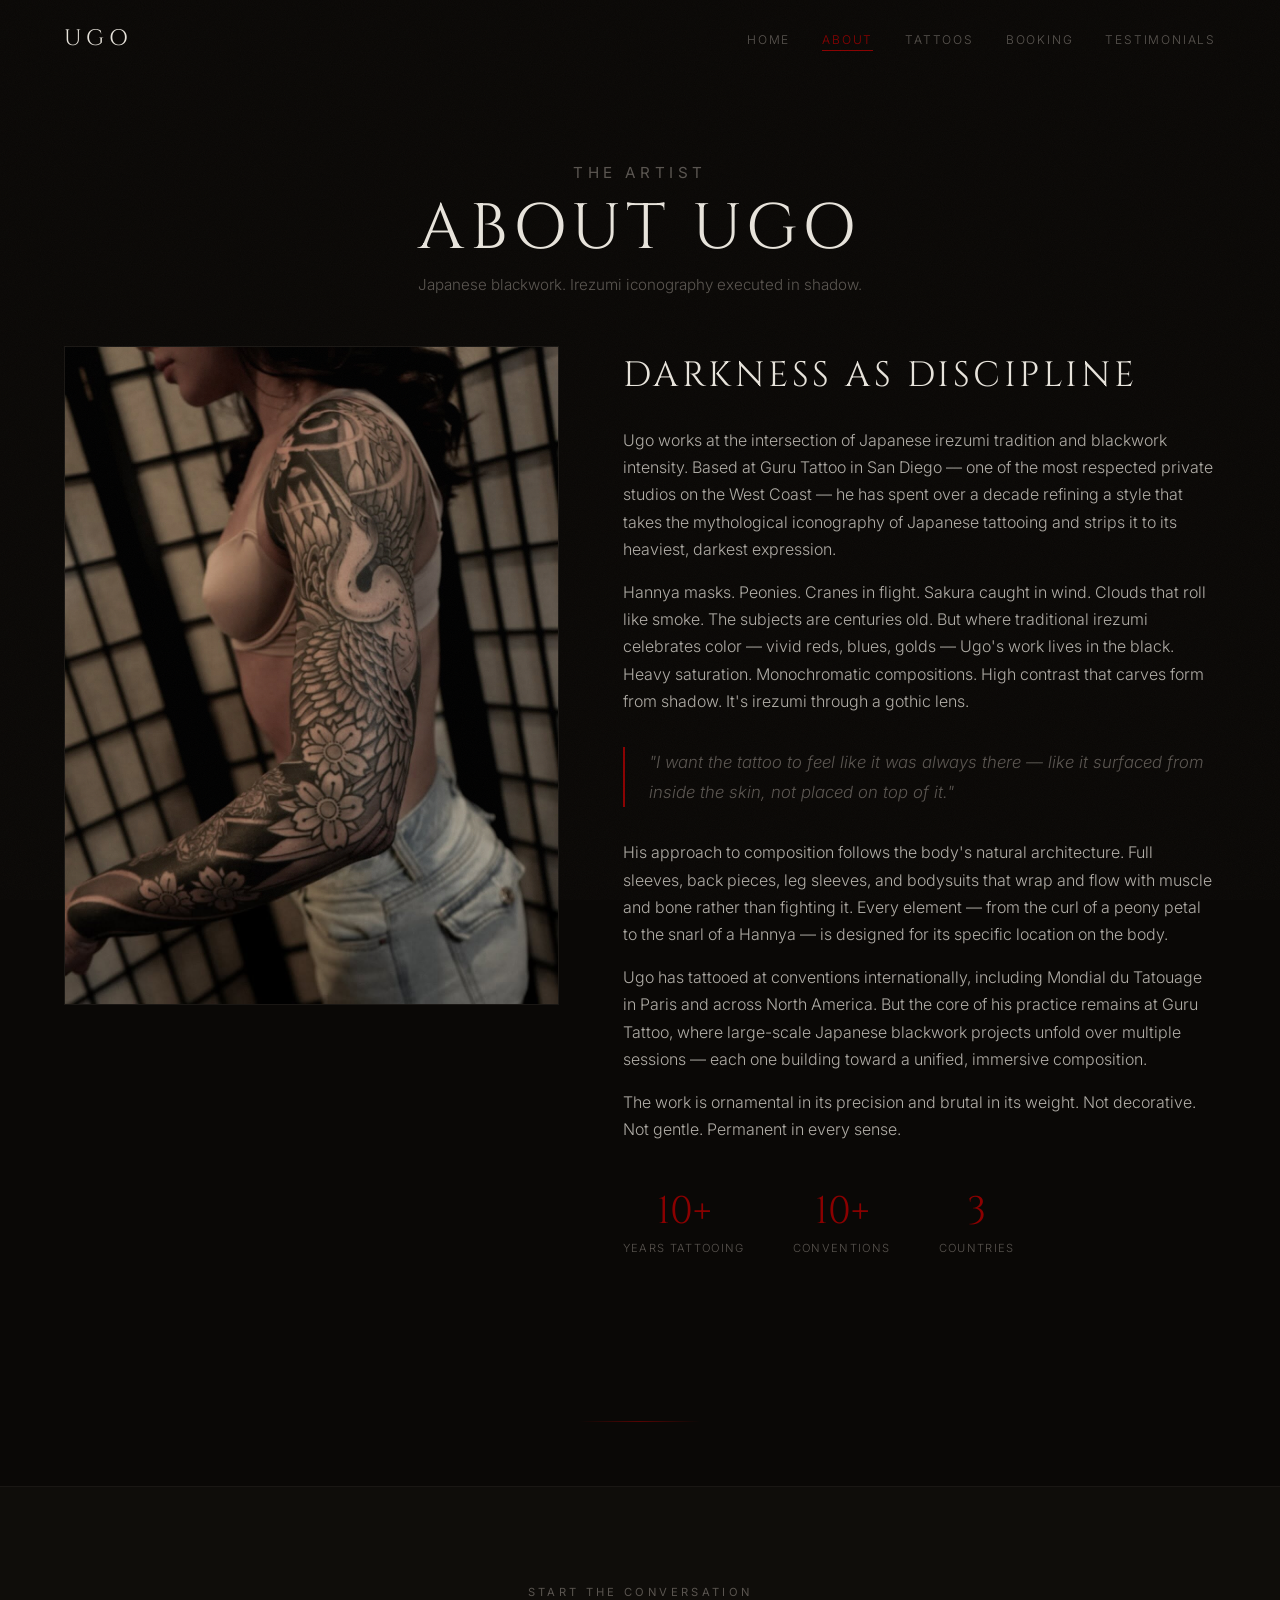
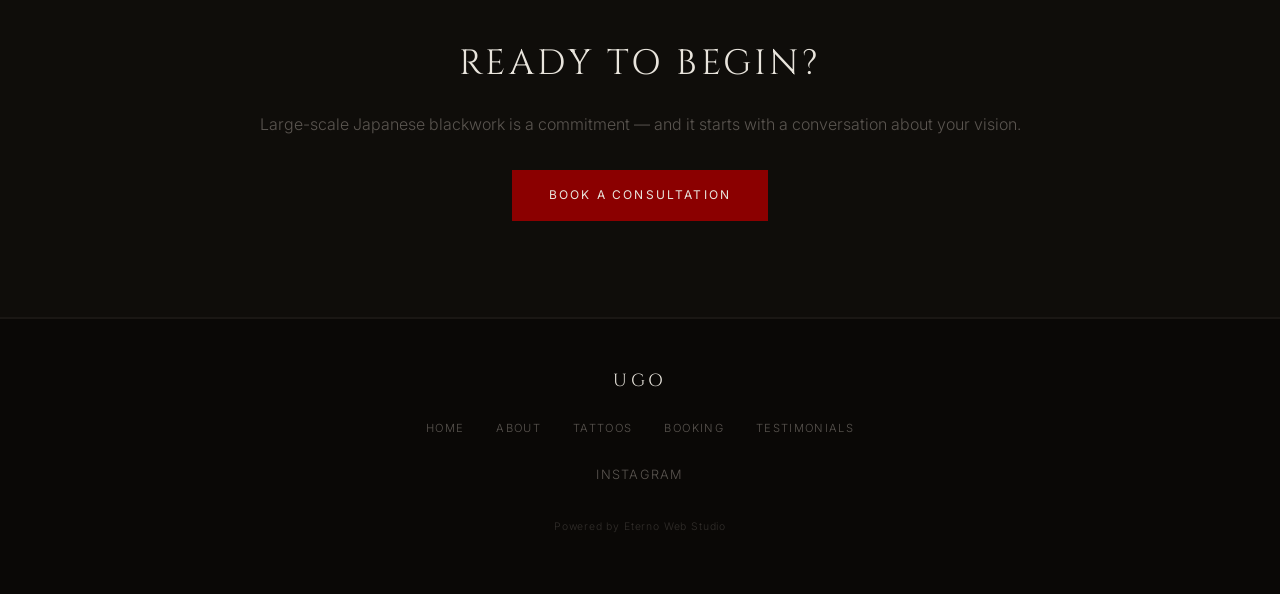
<file: about.html>
<!DOCTYPE html>
<html lang="en">
<head>
  <meta charset="UTF-8">
  <meta name="viewport" content="width=device-width, initial-scale=1.0">
  <title>About Ugo — Japanese Blackwork Tattoo Artist</title>
  <meta name="description" content="Ugo is a Japanese blackwork tattoo artist at Guru Tattoo in San Diego. Over a decade of heavy black irezumi — Hannya masks, peonies, cranes, and full-scale compositions in monochromatic intensity.">
  <link rel="preconnect" href="https://fonts.googleapis.com">
  <link rel="preconnect" href="https://fonts.gstatic.com" crossorigin>
  <link href="https://fonts.googleapis.com/css2?family=Cinzel:wght@400;600&family=Inter:wght@300;400&display=swap" rel="stylesheet">
  <link rel="stylesheet" href="css/style.css">
</head>
<body>

  <!-- Nav -->
  <nav class="nav">
    <div class="container">
      <a href="index.html" class="nav-logo">Ugo</a>
      <button class="nav-toggle" aria-label="Menu">
        <span></span><span></span><span></span>
      </button>
      <ul class="nav-links">
        <li><a href="index.html">Home</a></li>
        <li><a href="about.html" class="active">About</a></li>
        <li><a href="tattoos.html">Tattoos</a></li>
        <li><a href="booking.html">Booking</a></li>
        <li><a href="testimonials.html">Testimonials</a></li>
      </ul>
    </div>
  </nav>

  <!-- Page Header -->
  <div class="page-header">
    <p class="section-label">The Artist</p>
    <h1>About Ugo</h1>
    <p>Japanese blackwork. Irezumi iconography executed in shadow.</p>
  </div>

  <!-- About Content -->
  <section style="padding-top:0;">
    <div class="container about-grid fade-up">
      <img src="img/photo_05.jpg" alt="Ugo — Tattoo Artist" class="about-portrait">
      <div class="about-text">
        <h2>Darkness as Discipline</h2>
        <p>Ugo works at the intersection of Japanese irezumi tradition and blackwork intensity. Based at Guru Tattoo in San Diego — one of the most respected private studios on the West Coast — he has spent over a decade refining a style that takes the mythological iconography of Japanese tattooing and strips it to its heaviest, darkest expression.</p>

        <p>Hannya masks. Peonies. Cranes in flight. Sakura caught in wind. Clouds that roll like smoke. The subjects are centuries old. But where traditional irezumi celebrates color — vivid reds, blues, golds — Ugo's work lives in the black. Heavy saturation. Monochromatic compositions. High contrast that carves form from shadow. It's irezumi through a gothic lens.</p>

        <blockquote>"I want the tattoo to feel like it was always there — like it surfaced from inside the skin, not placed on top of it."</blockquote>

        <p>His approach to composition follows the body's natural architecture. Full sleeves, back pieces, leg sleeves, and bodysuits that wrap and flow with muscle and bone rather than fighting it. Every element — from the curl of a peony petal to the snarl of a Hannya — is designed for its specific location on the body.</p>

        <p>Ugo has tattooed at conventions internationally, including Mondial du Tatouage in Paris and across North America. But the core of his practice remains at Guru Tattoo, where large-scale Japanese blackwork projects unfold over multiple sessions — each one building toward a unified, immersive composition.</p>

        <p>The work is ornamental in its precision and brutal in its weight. Not decorative. Not gentle. Permanent in every sense.</p>

        <div class="stats-row">
          <div class="stat">
            <span class="stat-num">10+</span>
            <span class="stat-label">Years Tattooing</span>
          </div>
          <div class="stat">
            <span class="stat-num">10+</span>
            <span class="stat-label">Conventions</span>
          </div>
          <div class="stat">
            <span class="stat-num">3</span>
            <span class="stat-label">Countries</span>
          </div>
        </div>
      </div>
    </div>
  </section>

  <div class="divider-wide"></div>

  <!-- CTA -->
  <section class="cta-band fade-up">
    <div class="container text-center">
      <p class="section-label">Start the Conversation</p>
      <h2>Ready to Begin?</h2>
      <p>Large-scale Japanese blackwork is a commitment — and it starts with a conversation about your vision.</p>
      <a href="booking.html" class="btn-solid btn">Book a Consultation</a>
    </div>
  </section>

  <!-- Footer -->
  <footer class="footer">
    <div class="container">
      <div class="footer-logo">Ugo</div>
      <ul class="footer-links">
        <li><a href="index.html">Home</a></li>
        <li><a href="about.html">About</a></li>
        <li><a href="tattoos.html">Tattoos</a></li>
        <li><a href="booking.html">Booking</a></li>
        <li><a href="testimonials.html">Testimonials</a></li>
      </ul>
      <div class="footer-social">
        <a href="https://instagram.com/el_ugo" target="_blank" rel="noopener">Instagram</a>
      </div>
      <p class="footer-credit">Powered by <a href="https://eternowebstudio.com" target="_blank" rel="noopener">Eterno Web Studio</a></p>
    </div>
  </footer>

  <script src="js/main.js"></script>
</body>
</html>
</file>
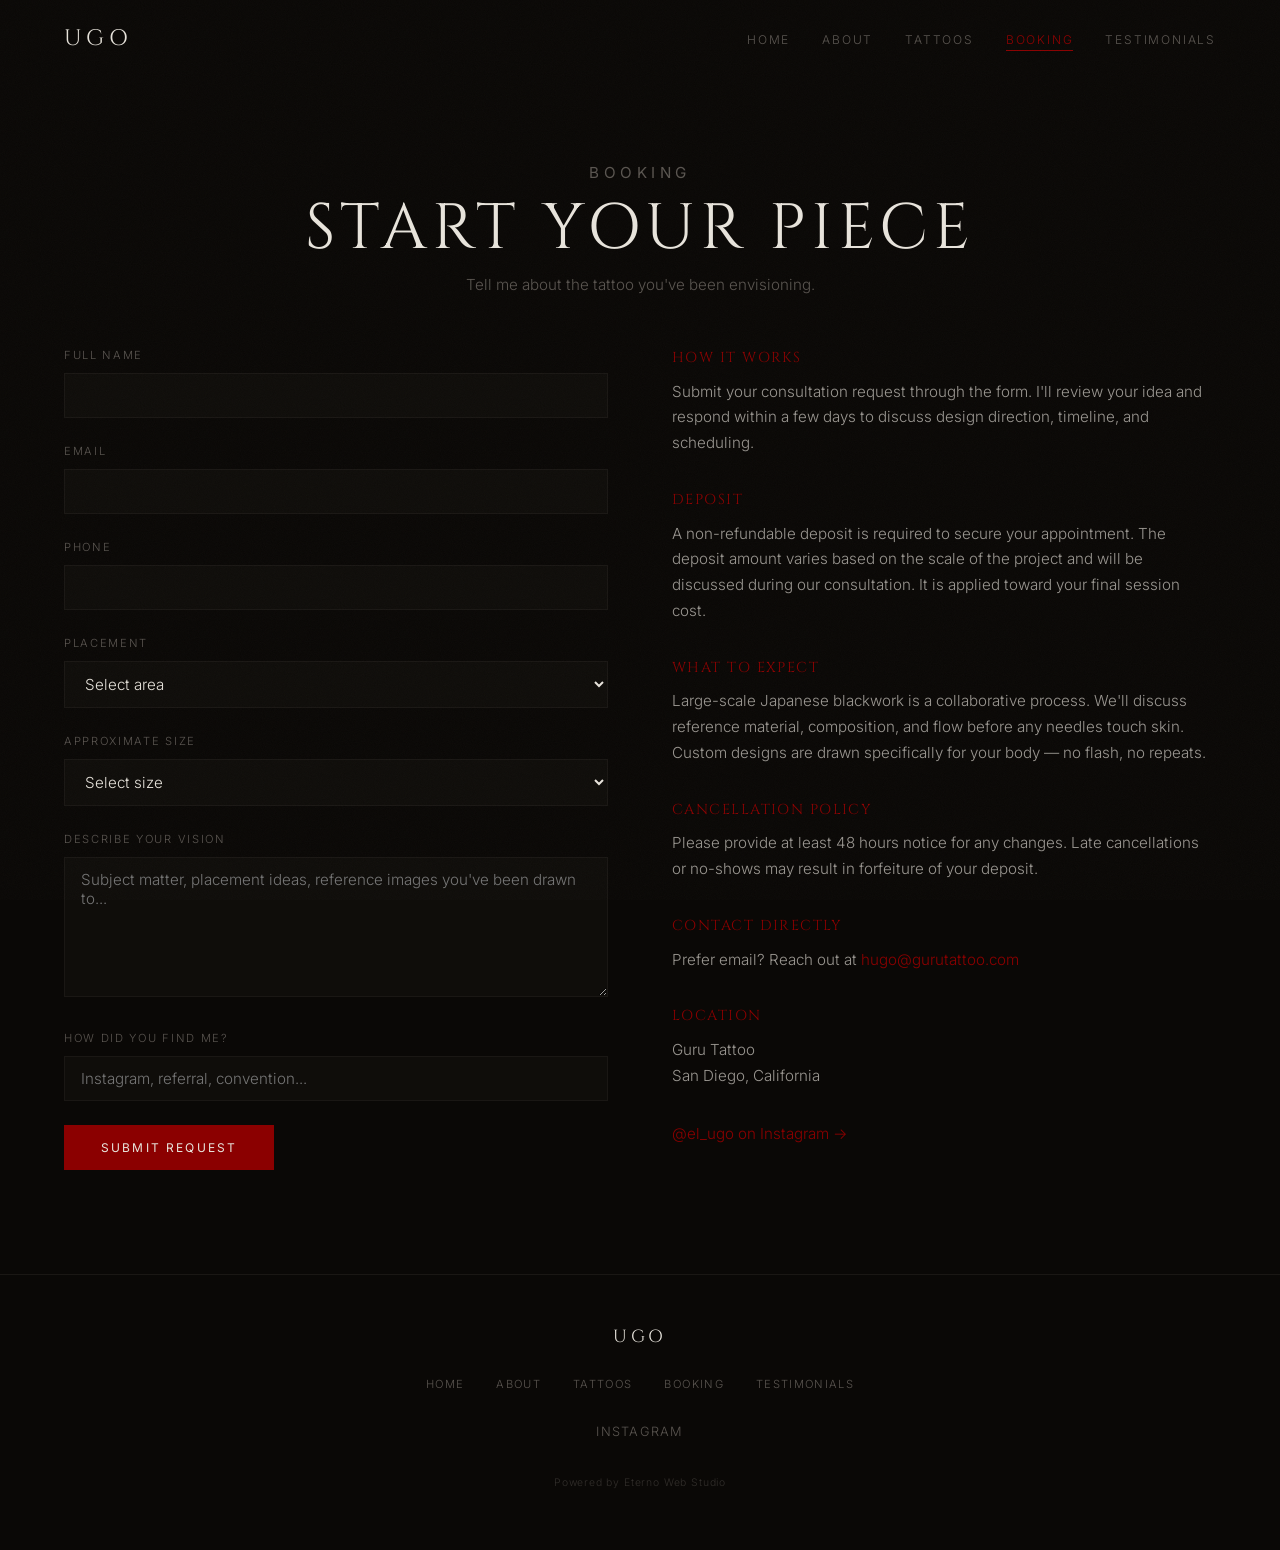
<file: booking.html>
<!DOCTYPE html>
<html lang="en">
<head>
  <meta charset="UTF-8">
  <meta name="viewport" content="width=device-width, initial-scale=1.0">
  <title>Book a Tattoo — Ugo | Guru Tattoo, San Diego</title>
  <meta name="description" content="Request a tattoo consultation with Ugo at Guru Tattoo in San Diego. Japanese blackwork — Hannya masks, peonies, cranes, full sleeves, and back pieces.">
  <link rel="preconnect" href="https://fonts.googleapis.com">
  <link rel="preconnect" href="https://fonts.gstatic.com" crossorigin>
  <link href="https://fonts.googleapis.com/css2?family=Cinzel:wght@400;600&family=Inter:wght@300;400&display=swap" rel="stylesheet">
  <link rel="stylesheet" href="css/style.css">
</head>
<body>

  <!-- Nav -->
  <nav class="nav">
    <div class="container">
      <a href="index.html" class="nav-logo">Ugo</a>
      <button class="nav-toggle" aria-label="Menu">
        <span></span><span></span><span></span>
      </button>
      <ul class="nav-links">
        <li><a href="index.html">Home</a></li>
        <li><a href="about.html">About</a></li>
        <li><a href="tattoos.html">Tattoos</a></li>
        <li><a href="booking.html" class="active">Booking</a></li>
        <li><a href="testimonials.html">Testimonials</a></li>
      </ul>
    </div>
  </nav>

  <!-- Page Header -->
  <div class="page-header">
    <p class="section-label">Booking</p>
    <h1>Start Your Piece</h1>
    <p>Tell me about the tattoo you've been envisioning.</p>
  </div>

  <!-- Booking Content -->
  <section style="padding-top:0;">
    <div class="container booking-grid fade-up">
      <div>
        <form action="https://formspree.io/f/placeholder" method="POST">
          <div class="form-group">
            <label for="name">Full Name</label>
            <input type="text" id="name" name="name" required>
          </div>
          <div class="form-group">
            <label for="email">Email</label>
            <input type="email" id="email" name="email" required>
          </div>
          <div class="form-group">
            <label for="phone">Phone</label>
            <input type="tel" id="phone" name="phone">
          </div>
          <div class="form-group">
            <label for="placement">Placement</label>
            <select id="placement" name="placement">
              <option value="">Select area</option>
              <option>Full Sleeve</option>
              <option>Half Sleeve</option>
              <option>Back Piece</option>
              <option>Leg Sleeve</option>
              <option>Chest</option>
              <option>Ribs / Side</option>
              <option>Other</option>
            </select>
          </div>
          <div class="form-group">
            <label for="size">Approximate Size</label>
            <select id="size" name="size">
              <option value="">Select size</option>
              <option>Small (2-4 hours)</option>
              <option>Medium (4-8 hours)</option>
              <option>Large (multiple sessions)</option>
              <option>Full sleeve / back piece</option>
            </select>
          </div>
          <div class="form-group">
            <label for="description">Describe Your Vision</label>
            <textarea id="description" name="description" placeholder="Subject matter, placement ideas, reference images you've been drawn to..." required></textarea>
          </div>
          <div class="form-group">
            <label for="referral">How did you find me?</label>
            <input type="text" id="referral" name="referral" placeholder="Instagram, referral, convention...">
          </div>
          <button type="submit" class="btn btn-solid">Submit Request</button>
        </form>
      </div>
      <div class="booking-info">
        <h3>How It Works</h3>
        <p>Submit your consultation request through the form. I'll review your idea and respond within a few days to discuss design direction, timeline, and scheduling.</p>

        <h3>Deposit</h3>
        <p>A non-refundable deposit is required to secure your appointment. The deposit amount varies based on the scale of the project and will be discussed during our consultation. It is applied toward your final session cost.</p>

        <h3>What to Expect</h3>
        <p>Large-scale Japanese blackwork is a collaborative process. We'll discuss reference material, composition, and flow before any needles touch skin. Custom designs are drawn specifically for your body — no flash, no repeats.</p>

        <h3>Cancellation Policy</h3>
        <p>Please provide at least 48 hours notice for any changes. Late cancellations or no-shows may result in forfeiture of your deposit.</p>

        <h3>Contact Directly</h3>
        <p>Prefer email? Reach out at <a href="mailto:hugo@gurutattoo.com">hugo@gurutattoo.com</a></p>

        <h3>Location</h3>
        <p>Guru Tattoo<br>San Diego, California</p>
        <p style="margin-top:1rem;"><a href="https://instagram.com/el_ugo" target="_blank" rel="noopener" style="color:var(--accent);">@el_ugo on Instagram →</a></p>
      </div>
    </div>
  </section>

  <!-- Footer -->
  <footer class="footer">
    <div class="container">
      <div class="footer-logo">Ugo</div>
      <ul class="footer-links">
        <li><a href="index.html">Home</a></li>
        <li><a href="about.html">About</a></li>
        <li><a href="tattoos.html">Tattoos</a></li>
        <li><a href="booking.html">Booking</a></li>
        <li><a href="testimonials.html">Testimonials</a></li>
      </ul>
      <div class="footer-social">
        <a href="https://instagram.com/el_ugo" target="_blank" rel="noopener">Instagram</a>
      </div>
      <p class="footer-credit">Powered by <a href="https://eternowebstudio.com" target="_blank" rel="noopener">Eterno Web Studio</a></p>
    </div>
  </footer>

  <script src="js/main.js"></script>
</body>
</html>
</file>
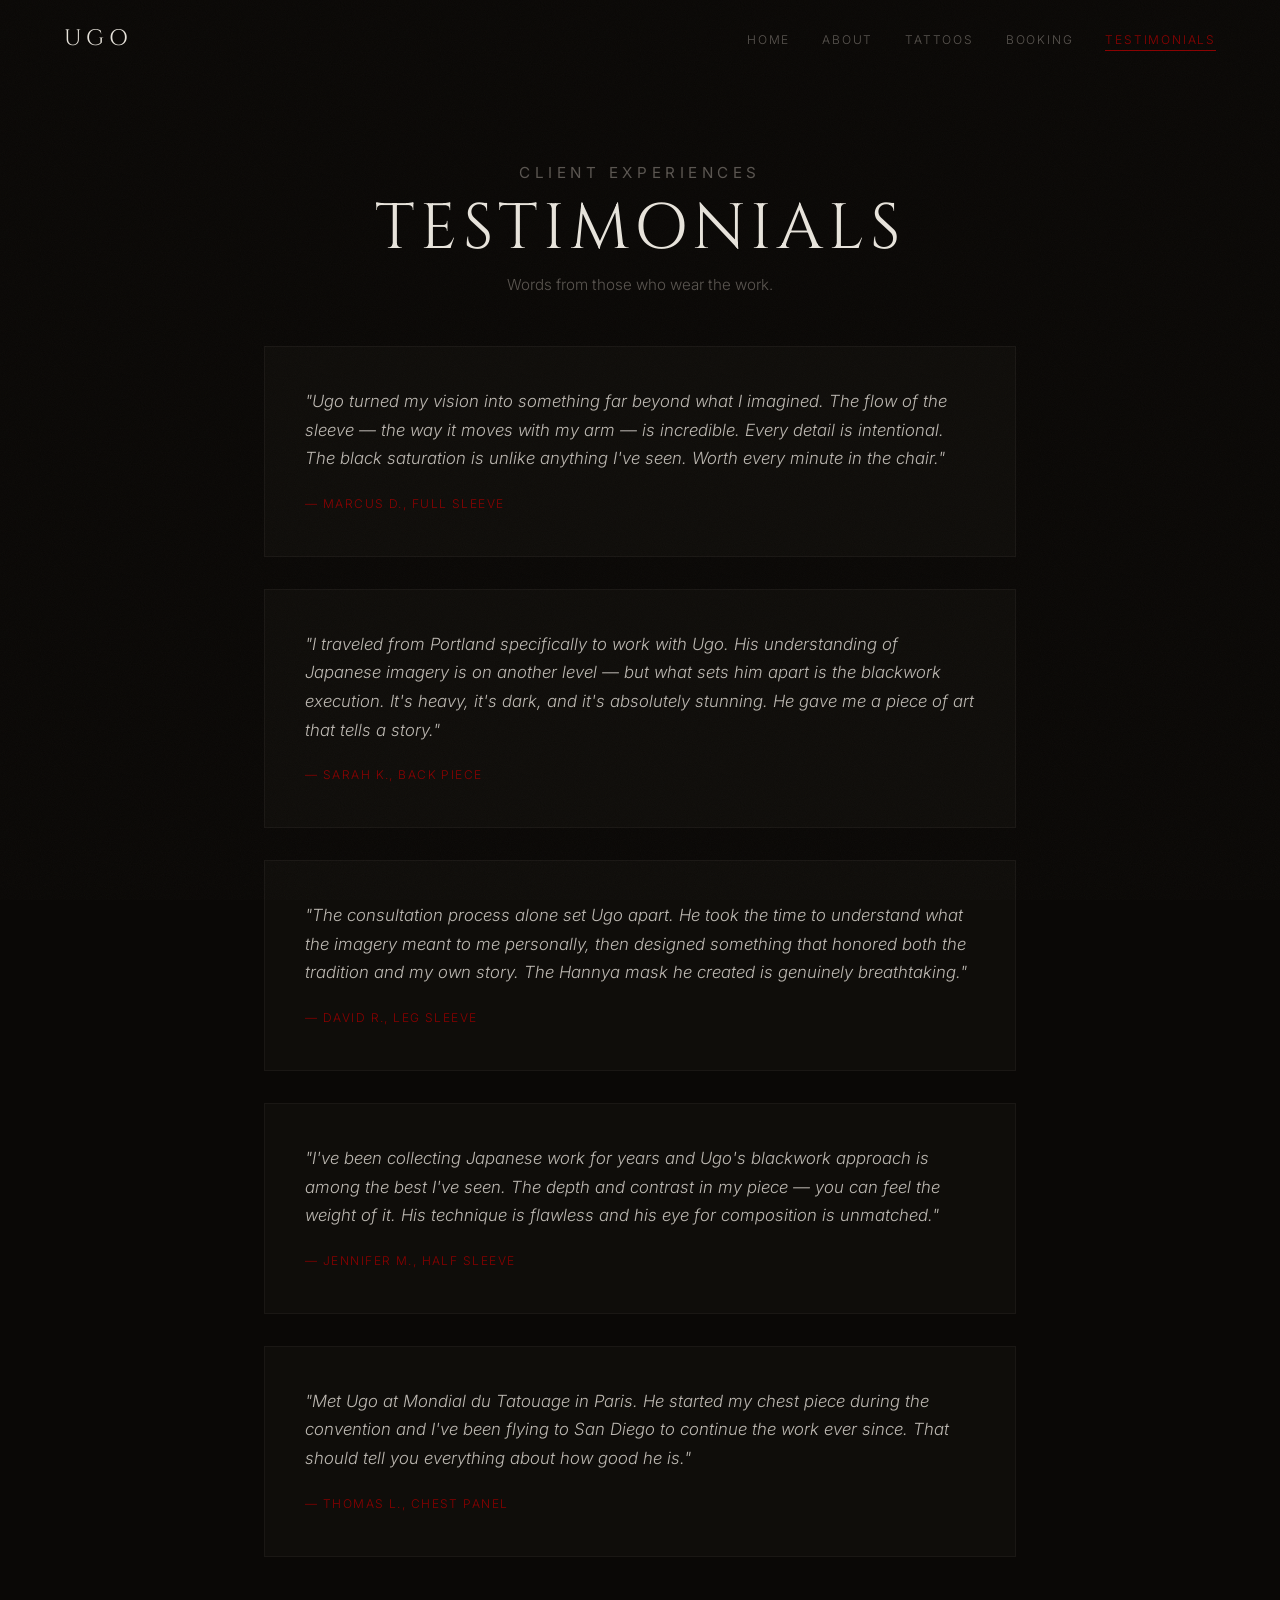
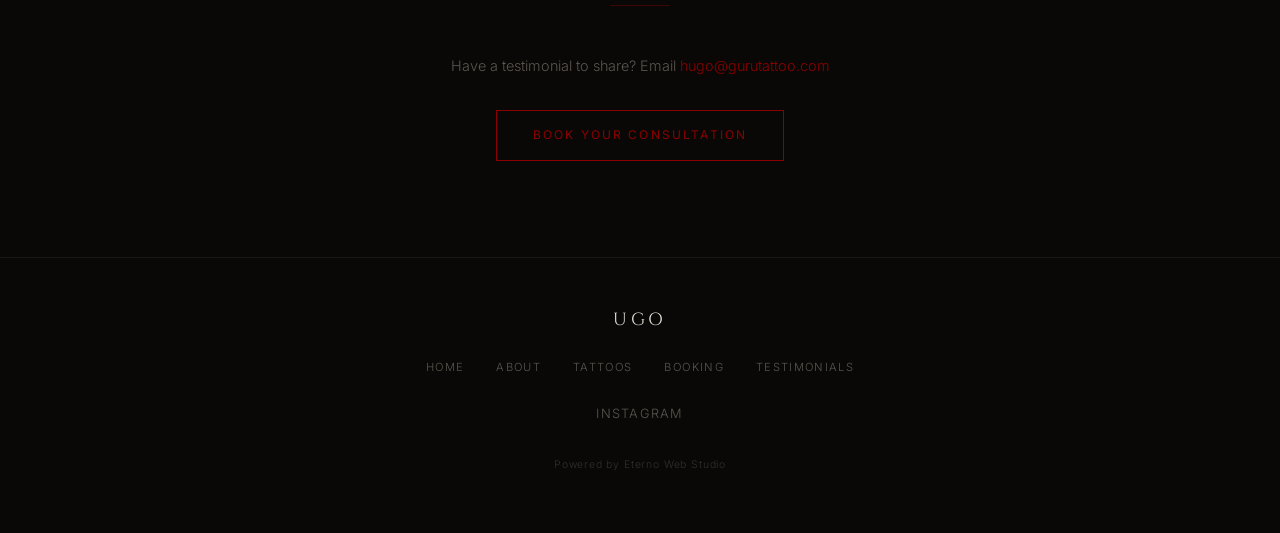
<file: testimonials.html>
<!DOCTYPE html>
<html lang="en">
<head>
  <meta charset="UTF-8">
  <meta name="viewport" content="width=device-width, initial-scale=1.0">
  <title>Testimonials — Ugo | Guru Tattoo, San Diego</title>
  <meta name="description" content="Read what clients say about their tattoo experience with Ugo at Guru Tattoo in San Diego.">
  <link rel="preconnect" href="https://fonts.googleapis.com">
  <link rel="preconnect" href="https://fonts.gstatic.com" crossorigin>
  <link href="https://fonts.googleapis.com/css2?family=Cinzel:wght@400;600&family=Inter:wght@300;400&display=swap" rel="stylesheet">
  <link rel="stylesheet" href="css/style.css">
</head>
<body>

  <!-- Nav -->
  <nav class="nav">
    <div class="container">
      <a href="index.html" class="nav-logo">Ugo</a>
      <button class="nav-toggle" aria-label="Menu">
        <span></span><span></span><span></span>
      </button>
      <ul class="nav-links">
        <li><a href="index.html">Home</a></li>
        <li><a href="about.html">About</a></li>
        <li><a href="tattoos.html">Tattoos</a></li>
        <li><a href="booking.html">Booking</a></li>
        <li><a href="testimonials.html" class="active">Testimonials</a></li>
      </ul>
    </div>
  </nav>

  <!-- Page Header -->
  <div class="page-header">
    <p class="section-label">Client Experiences</p>
    <h1>Testimonials</h1>
    <p>Words from those who wear the work.</p>
  </div>

  <!-- Testimonials -->
  <section style="padding-top:0;">
    <div class="container-narrow">
      <div class="testimonial-card fade-up">
        <p>"Ugo turned my vision into something far beyond what I imagined. The flow of the sleeve — the way it moves with my arm — is incredible. Every detail is intentional. The black saturation is unlike anything I've seen. Worth every minute in the chair."</p>
        <span class="author">— Marcus D., Full Sleeve</span>
      </div>

      <div class="testimonial-card fade-up">
        <p>"I traveled from Portland specifically to work with Ugo. His understanding of Japanese imagery is on another level — but what sets him apart is the blackwork execution. It's heavy, it's dark, and it's absolutely stunning. He gave me a piece of art that tells a story."</p>
        <span class="author">— Sarah K., Back Piece</span>
      </div>

      <div class="testimonial-card fade-up">
        <p>"The consultation process alone set Ugo apart. He took the time to understand what the imagery meant to me personally, then designed something that honored both the tradition and my own story. The Hannya mask he created is genuinely breathtaking."</p>
        <span class="author">— David R., Leg Sleeve</span>
      </div>

      <div class="testimonial-card fade-up">
        <p>"I've been collecting Japanese work for years and Ugo's blackwork approach is among the best I've seen. The depth and contrast in my piece — you can feel the weight of it. His technique is flawless and his eye for composition is unmatched."</p>
        <span class="author">— Jennifer M., Half Sleeve</span>
      </div>

      <div class="testimonial-card fade-up">
        <p>"Met Ugo at Mondial du Tatouage in Paris. He started my chest piece during the convention and I've been flying to San Diego to continue the work ever since. That should tell you everything about how good he is."</p>
        <span class="author">— Thomas L., Chest Panel</span>
      </div>

      <div class="divider"></div>

      <div class="text-center fade-up">
        <p style="color:var(--muted); font-size:.9rem; margin-bottom:2rem;">Have a testimonial to share? Email <a href="mailto:hugo@gurutattoo.com">hugo@gurutattoo.com</a></p>
        <a href="booking.html" class="btn">Book Your Consultation</a>
      </div>
    </div>
  </section>

  <!-- Footer -->
  <footer class="footer">
    <div class="container">
      <div class="footer-logo">Ugo</div>
      <ul class="footer-links">
        <li><a href="index.html">Home</a></li>
        <li><a href="about.html">About</a></li>
        <li><a href="tattoos.html">Tattoos</a></li>
        <li><a href="booking.html">Booking</a></li>
        <li><a href="testimonials.html">Testimonials</a></li>
      </ul>
      <div class="footer-social">
        <a href="https://instagram.com/el_ugo" target="_blank" rel="noopener">Instagram</a>
      </div>
      <p class="footer-credit">Powered by <a href="https://eternowebstudio.com" target="_blank" rel="noopener">Eterno Web Studio</a></p>
    </div>
  </footer>

  <script src="js/main.js"></script>
</body>
</html>
</file>
<file: css/style.css>
/* ===== EL UGO — Dark Japanese Blackwork ===== */

/* --- Reset & Base --- */
*, *::before, *::after { margin: 0; padding: 0; box-sizing: border-box; }

:root {
  --bg: #0a0806;
  --bg2: #0f0d0a;
  --text: #e8e4dc;
  --accent: #8B0000;
  --accent-hover: #a51c1c;
  --muted: #5a5550;
  --divider: #1a1714;
  --ff-head: 'Cinzel', serif;
  --ff-body: 'Inter', sans-serif;
  --ff-logo: 'Cinzel', serif;
}

html { scroll-behavior: smooth; }

body {
  font-family: var(--ff-body);
  font-weight: 300;
  color: var(--text);
  background: var(--bg);
  line-height: 1.7;
  overflow-x: hidden;
  -webkit-font-smoothing: antialiased;
}

/* Grain overlay */
body::after {
  content: '';
  position: fixed;
  inset: 0;
  pointer-events: none;
  z-index: 9999;
  opacity: .03;
  background-image: url("data:image/svg+xml,%3Csvg viewBox='0 0 256 256' xmlns='http://www.w3.org/2000/svg'%3E%3Cfilter id='n'%3E%3CfeTurbulence type='fractalNoise' baseFrequency='0.85' numOctaves='4' stitchTiles='stitch'/%3E%3C/filter%3E%3Crect width='100%25' height='100%25' filter='url(%23n)'/%3E%3C/svg%3E");
  background-size: 200px;
}

img { display: block; max-width: 100%; height: auto; }
a { color: var(--accent); text-decoration: none; transition: color .3s; }
a:hover { color: var(--accent-hover); }

.container { max-width: 1200px; margin: 0 auto; padding: 0 24px; }
.container-narrow { max-width: 800px; margin: 0 auto; padding: 0 24px; }

/* --- Typography --- */
h1, h2, h3 { font-family: var(--ff-head); font-weight: 400; letter-spacing: .08em; }
h1 { font-size: clamp(2.4rem, 5vw, 4rem); line-height: 1.1; text-transform: uppercase; }
h2 { font-size: clamp(1.5rem, 3vw, 2.2rem); margin-bottom: .6em; letter-spacing: .1em; text-transform: uppercase; }
h3 { font-size: 1rem; letter-spacing: .08em; text-transform: uppercase; }
p { margin-bottom: 1em; }

.section-label {
  font-family: var(--ff-body);
  font-weight: 400;
  font-size: .7rem;
  letter-spacing: .3em;
  text-transform: uppercase;
  color: var(--accent);
  margin-bottom: 1rem;
}

/* --- Divider --- */
.divider {
  width: 60px;
  height: 1px;
  background: var(--accent);
  margin: 3rem auto;
  opacity: .4;
}
.divider-wide {
  width: 120px;
  height: 1px;
  background: linear-gradient(90deg, transparent, var(--accent), transparent);
  margin: 4rem auto;
  opacity: .6;
}

/* ===== NAVIGATION ===== */
.nav {
  position: fixed;
  top: 0;
  left: 0;
  right: 0;
  z-index: 1000;
  padding: 1.2rem 0;
  transition: background .4s, padding .4s;
}
.nav.scrolled {
  background: rgba(10, 8, 6, .95);
  backdrop-filter: blur(12px);
  padding: .8rem 0;
  border-bottom: 1px solid var(--divider);
}
.nav .container {
  display: flex;
  align-items: center;
  justify-content: space-between;
}
.nav-logo {
  font-family: var(--ff-logo);
  font-size: 1.4rem;
  letter-spacing: .2em;
  color: var(--text);
  text-transform: uppercase;
}
.nav-links { display: flex; gap: 2rem; list-style: none; }
.nav-links a {
  font-size: .75rem;
  letter-spacing: .15em;
  text-transform: uppercase;
  color: var(--muted);
  transition: color .3s;
  position: relative;
}
.nav-links a:hover,
.nav-links a.active { color: var(--accent); }
.nav-links a::after {
  content: '';
  position: absolute;
  bottom: -4px;
  left: 0;
  width: 0;
  height: 1px;
  background: var(--accent);
  transition: width .3s;
}
.nav-links a:hover::after,
.nav-links a.active::after { width: 100%; }

/* Hamburger */
.nav-toggle {
  display: none;
  flex-direction: column;
  gap: 5px;
  background: none;
  border: none;
  cursor: pointer;
  padding: 4px;
}
.nav-toggle span {
  display: block;
  width: 24px;
  height: 1.5px;
  background: var(--text);
  transition: transform .3s, opacity .3s;
}
.nav-toggle.open span:nth-child(1) { transform: translateY(6.5px) rotate(45deg); }
.nav-toggle.open span:nth-child(2) { opacity: 0; }
.nav-toggle.open span:nth-child(3) { transform: translateY(-6.5px) rotate(-45deg); }

@media (max-width: 768px) {
  .nav-toggle { display: flex; }
  .nav-links {
    position: fixed;
    inset: 0;
    background: rgba(10, 8, 6, .98);
    flex-direction: column;
    align-items: center;
    justify-content: center;
    gap: 2.5rem;
    opacity: 0;
    pointer-events: none;
    transition: opacity .4s;
  }
  .nav-links.open { opacity: 1; pointer-events: all; }
  .nav-links a { font-size: 1.1rem; color: var(--text); }
}

/* ===== HERO ===== */
.hero {
  position: relative;
  min-height: 100vh;
  display: flex;
  align-items: flex-end;
  padding-bottom: 8vh;
  overflow: hidden;
}
.hero-bg {
  position: absolute;
  inset: 0;
  background-size: cover;
  background-position: center 20%;
  filter: brightness(.35) saturate(.7);
  transform: scale(1.05);
  transition: transform 8s ease-out;
}
.hero.visible .hero-bg { transform: scale(1); }
.hero-overlay {
  position: absolute;
  inset: 0;
  background: linear-gradient(to top, var(--bg) 0%, transparent 40%, rgba(10,8,6,.4) 100%);
}
.hero-content {
  position: relative;
  z-index: 2;
  max-width: 700px;
}
.hero-content .section-label { margin-bottom: .5rem; }
.hero-content h1 { margin-bottom: .8rem; }
.hero-content p { color: var(--muted); font-size: 1.05rem; max-width: 500px; margin-bottom: 2rem; }

/* ===== BUTTONS ===== */
.btn {
  display: inline-block;
  font-family: var(--ff-body);
  font-size: .75rem;
  font-weight: 400;
  letter-spacing: .18em;
  text-transform: uppercase;
  padding: 14px 36px;
  border: 1px solid var(--accent);
  color: var(--accent);
  background: transparent;
  cursor: pointer;
  transition: background .3s, color .3s, box-shadow .3s;
}
.btn:hover {
  background: var(--accent);
  color: var(--text);
  box-shadow: 0 0 40px rgba(139, 0, 0, .2);
}
.btn-solid {
  background: var(--accent);
  color: var(--text);
}
.btn-solid:hover {
  background: var(--accent-hover);
  color: var(--text);
  border-color: var(--accent-hover);
}

/* ===== SECTIONS ===== */
section { padding: 6rem 0; }

/* About teaser */
.about-teaser {
  display: grid;
  grid-template-columns: 1fr 1fr;
  gap: 4rem;
  align-items: center;
}
.about-teaser-img {
  aspect-ratio: 3/4;
  object-fit: cover;
  border: 1px solid var(--divider);
}
@media (max-width: 768px) {
  .about-teaser { grid-template-columns: 1fr; gap: 2rem; }
}

/* Gallery grid */
.gallery-grid {
  display: grid;
  grid-template-columns: repeat(3, 1fr);
  gap: 8px;
}
.gallery-grid a {
  display: block;
  overflow: hidden;
  position: relative;
  aspect-ratio: 1;
}
.gallery-grid img {
  width: 100%;
  height: 100%;
  object-fit: cover;
  transition: transform .6s ease, filter .6s ease;
  filter: saturate(.8);
}
.gallery-grid a:hover img {
  transform: scale(1.05);
  filter: saturate(1) brightness(1.05);
}
.gallery-grid a::after {
  content: '';
  position: absolute;
  inset: 0;
  border: 1px solid transparent;
  transition: border-color .4s;
}
.gallery-grid a:hover::after {
  border-color: var(--accent);
  box-shadow: inset 0 0 40px rgba(139, 0, 0, .08);
}

@media (max-width: 768px) { .gallery-grid { grid-template-columns: repeat(2, 1fr); } }

/* Masonry gallery */
.masonry {
  columns: 3;
  column-gap: 8px;
}
.masonry a {
  display: block;
  break-inside: avoid;
  margin-bottom: 8px;
  overflow: hidden;
  position: relative;
}
.masonry img {
  width: 100%;
  display: block;
  transition: transform .6s ease, filter .6s ease;
  filter: saturate(.8);
}
.masonry a:hover img {
  transform: scale(1.04);
  filter: saturate(1) brightness(1.05);
}
.masonry a::after {
  content: '';
  position: absolute;
  inset: 0;
  border: 1px solid transparent;
  transition: border-color .4s;
}
.masonry a:hover::after {
  border-color: var(--accent);
}
@media (max-width: 768px) { .masonry { columns: 2; } }

/* CTA band */
.cta-band {
  text-align: center;
  background: var(--bg2);
  border-top: 1px solid var(--divider);
  border-bottom: 1px solid var(--divider);
}
.cta-band h2 { margin-bottom: .5em; }
.cta-band p { color: var(--muted); margin-bottom: 2rem; }

/* ===== ABOUT PAGE ===== */
.about-hero {
  padding-top: 10rem;
  padding-bottom: 4rem;
}
.about-grid {
  display: grid;
  grid-template-columns: 1fr 1.2fr;
  gap: 4rem;
  align-items: start;
}
.about-portrait {
  width: 100%;
  aspect-ratio: 3/4;
  object-fit: cover;
  border: 1px solid var(--divider);
}
.about-text p { color: rgba(232,228,220,.75); }
.about-text blockquote {
  border-left: 2px solid var(--accent);
  padding-left: 1.5rem;
  margin: 2rem 0;
  font-style: italic;
  color: var(--muted);
  font-size: 1.05rem;
  line-height: 1.8;
}

.stats-row {
  display: flex;
  gap: 3rem;
  margin-top: 3rem;
  flex-wrap: wrap;
}
.stat { text-align: center; }
.stat-num {
  font-family: var(--ff-head);
  font-size: 2.4rem;
  color: var(--accent);
  display: block;
  line-height: 1.1;
}
.stat-label {
  font-size: .7rem;
  letter-spacing: .12em;
  text-transform: uppercase;
  color: var(--muted);
  margin-top: .3rem;
}
@media (max-width: 768px) {
  .about-grid { grid-template-columns: 1fr; gap: 2rem; }
}

/* ===== BOOKING FORM ===== */
.booking-grid {
  display: grid;
  grid-template-columns: 1fr 1fr;
  gap: 4rem;
  align-items: start;
}
.form-group { margin-bottom: 1.5rem; }
.form-group label {
  display: block;
  font-size: .7rem;
  letter-spacing: .15em;
  text-transform: uppercase;
  color: var(--muted);
  margin-bottom: .5rem;
}
.form-group input,
.form-group textarea,
.form-group select {
  width: 100%;
  padding: 12px 16px;
  background: var(--bg2);
  border: 1px solid var(--divider);
  color: var(--text);
  font-family: var(--ff-body);
  font-size: .95rem;
  font-weight: 300;
  transition: border-color .3s;
}
.form-group input:focus,
.form-group textarea:focus,
.form-group select:focus {
  outline: none;
  border-color: var(--accent);
}
.form-group textarea { min-height: 140px; resize: vertical; }

.booking-info h3 {
  color: var(--accent);
  margin-bottom: .5rem;
  font-size: .9rem;
  letter-spacing: .1em;
}
.booking-info p {
  color: rgba(232,228,220,.65);
  margin-bottom: 2rem;
  font-size: .95rem;
}
@media (max-width: 768px) {
  .booking-grid { grid-template-columns: 1fr; }
}

/* ===== TESTIMONIALS ===== */
.testimonial-card {
  background: var(--bg2);
  border: 1px solid var(--divider);
  padding: 2.5rem;
  margin-bottom: 2rem;
}
.testimonial-card p {
  font-size: 1.05rem;
  font-style: italic;
  color: rgba(232,228,220,.8);
  margin-bottom: 1rem;
}
.testimonial-card .author {
  font-size: .75rem;
  letter-spacing: .12em;
  text-transform: uppercase;
  color: var(--accent);
  font-style: normal;
}

/* ===== FOOTER ===== */
.footer {
  padding: 3rem 0;
  border-top: 1px solid var(--divider);
  text-align: center;
}
.footer-logo {
  font-family: var(--ff-logo);
  font-size: 1.1rem;
  letter-spacing: .2em;
  color: var(--text);
  text-transform: uppercase;
  margin-bottom: 1rem;
}
.footer-links {
  display: flex;
  justify-content: center;
  gap: 2rem;
  list-style: none;
  margin-bottom: 1.5rem;
}
.footer-links a {
  font-size: .7rem;
  letter-spacing: .12em;
  text-transform: uppercase;
  color: var(--muted);
}
.footer-links a:hover { color: var(--accent); }
.footer-social {
  display: flex;
  justify-content: center;
  gap: 1.5rem;
  margin-bottom: 2rem;
}
.footer-social a {
  color: var(--muted);
  font-size: .8rem;
  letter-spacing: .1em;
  text-transform: uppercase;
}
.footer-social a:hover { color: var(--accent); }
.footer-credit {
  font-size: .65rem;
  color: var(--muted);
  letter-spacing: .08em;
  opacity: .5;
}
.footer-credit a { color: var(--muted); }
.footer-credit a:hover { color: var(--accent); }

/* ===== LIGHTBOX ===== */
.lightbox {
  position: fixed;
  inset: 0;
  z-index: 10000;
  background: rgba(10, 8, 6, .97);
  display: flex;
  align-items: center;
  justify-content: center;
  opacity: 0;
  pointer-events: none;
  transition: opacity .4s;
  cursor: zoom-out;
}
.lightbox.active { opacity: 1; pointer-events: all; }
.lightbox img {
  max-width: 92vw;
  max-height: 92vh;
  object-fit: contain;
}
.lightbox-close {
  position: absolute;
  top: 2rem;
  right: 2rem;
  font-size: 1.5rem;
  color: var(--muted);
  cursor: pointer;
  background: none;
  border: none;
  font-family: var(--ff-body);
  transition: color .3s;
}
.lightbox-close:hover { color: var(--accent); }
.lightbox-nav {
  position: absolute;
  top: 50%;
  transform: translateY(-50%);
  font-size: 2rem;
  color: var(--muted);
  background: none;
  border: none;
  cursor: pointer;
  padding: 1rem;
  transition: color .3s;
}
.lightbox-nav:hover { color: var(--accent); }
.lightbox-prev { left: 1rem; }
.lightbox-next { right: 1rem; }

/* ===== ANIMATIONS ===== */
.fade-up {
  opacity: 0;
  transform: translateY(30px);
  transition: opacity .8s ease, transform .8s ease;
}
.fade-up.visible {
  opacity: 1;
  transform: translateY(0);
}

/* Page header (inner pages) */
.page-header {
  padding-top: 10rem;
  padding-bottom: 3rem;
  text-align: center;
}
.page-header .section-label { margin-bottom: .5rem; }
.page-header h1 { margin-bottom: .5rem; }
.page-header p { color: var(--muted); max-width: 500px; margin: 0 auto; font-size: .95rem; }

/* Section text center */
.text-center { text-align: center; }
.mb-0 { margin-bottom: 0; }
.mt-2 { margin-top: 2rem; }
</file>
